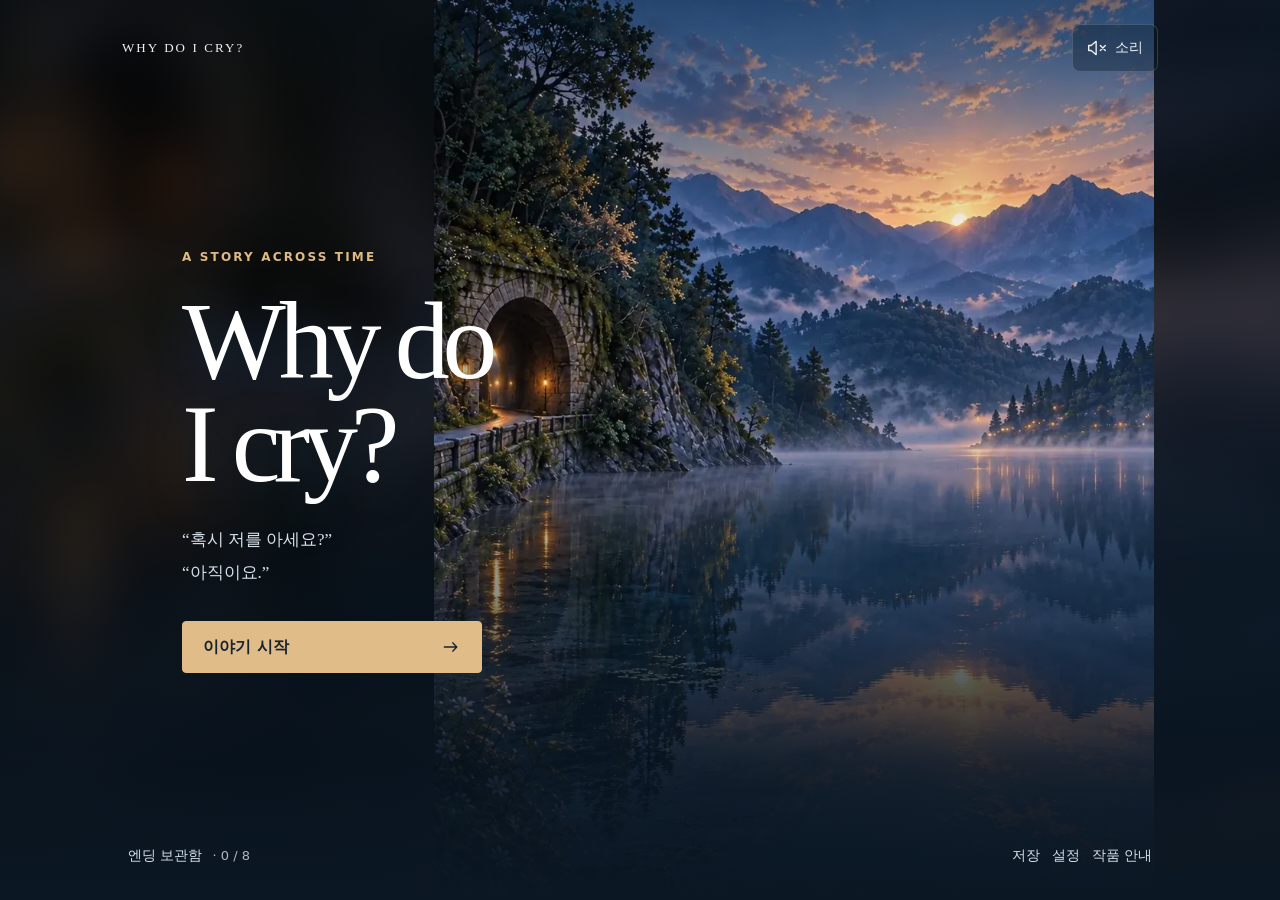
<file: index.html>
<!doctype html>
<html lang="ko">
<head>
  <meta charset="utf-8">
  <meta name="viewport" content="width=device-width, initial-scale=1, viewport-fit=cover">
  <meta name="theme-color" content="#101d29">
  <meta name="description" content="공항의 낯선 인사에서 시작되는 시간여행 로맨스 비주얼노벨.">
  <title>Why do I cry?</title>
  <link rel="icon" href="assets/favicon.svg" type="image/svg+xml">
  <link rel="preload" as="image" href="assets/lake-empty.webp" type="image/webp" fetchpriority="high">
  <link rel="stylesheet" href="src/style.css">
  <script defer src="src/story.js"></script>
  <script defer src="src/engine.js"></script>
  <script defer src="src/audio.js"></script>
  <script defer src="src/app.js"></script>
</head>
<body>
  <div id="scene" aria-hidden="true"><div id="scene-wash"></div><img id="scene-art" alt="" fetchpriority="high" decoding="async"><div class="scene-shade"></div></div>
  <main id="app"><noscript>이 게임을 실행하려면 브라우저의 JavaScript를 켜 주세요.</noscript></main>
  <dialog id="dialog" aria-labelledby="dialog-title"><div id="dialog-content"></div></dialog>
  <div id="toast" class="toast" role="status" aria-live="polite"></div>
  <input id="import-file" type="file" accept="application/json,.json" hidden>
</body>
</html>
</file>
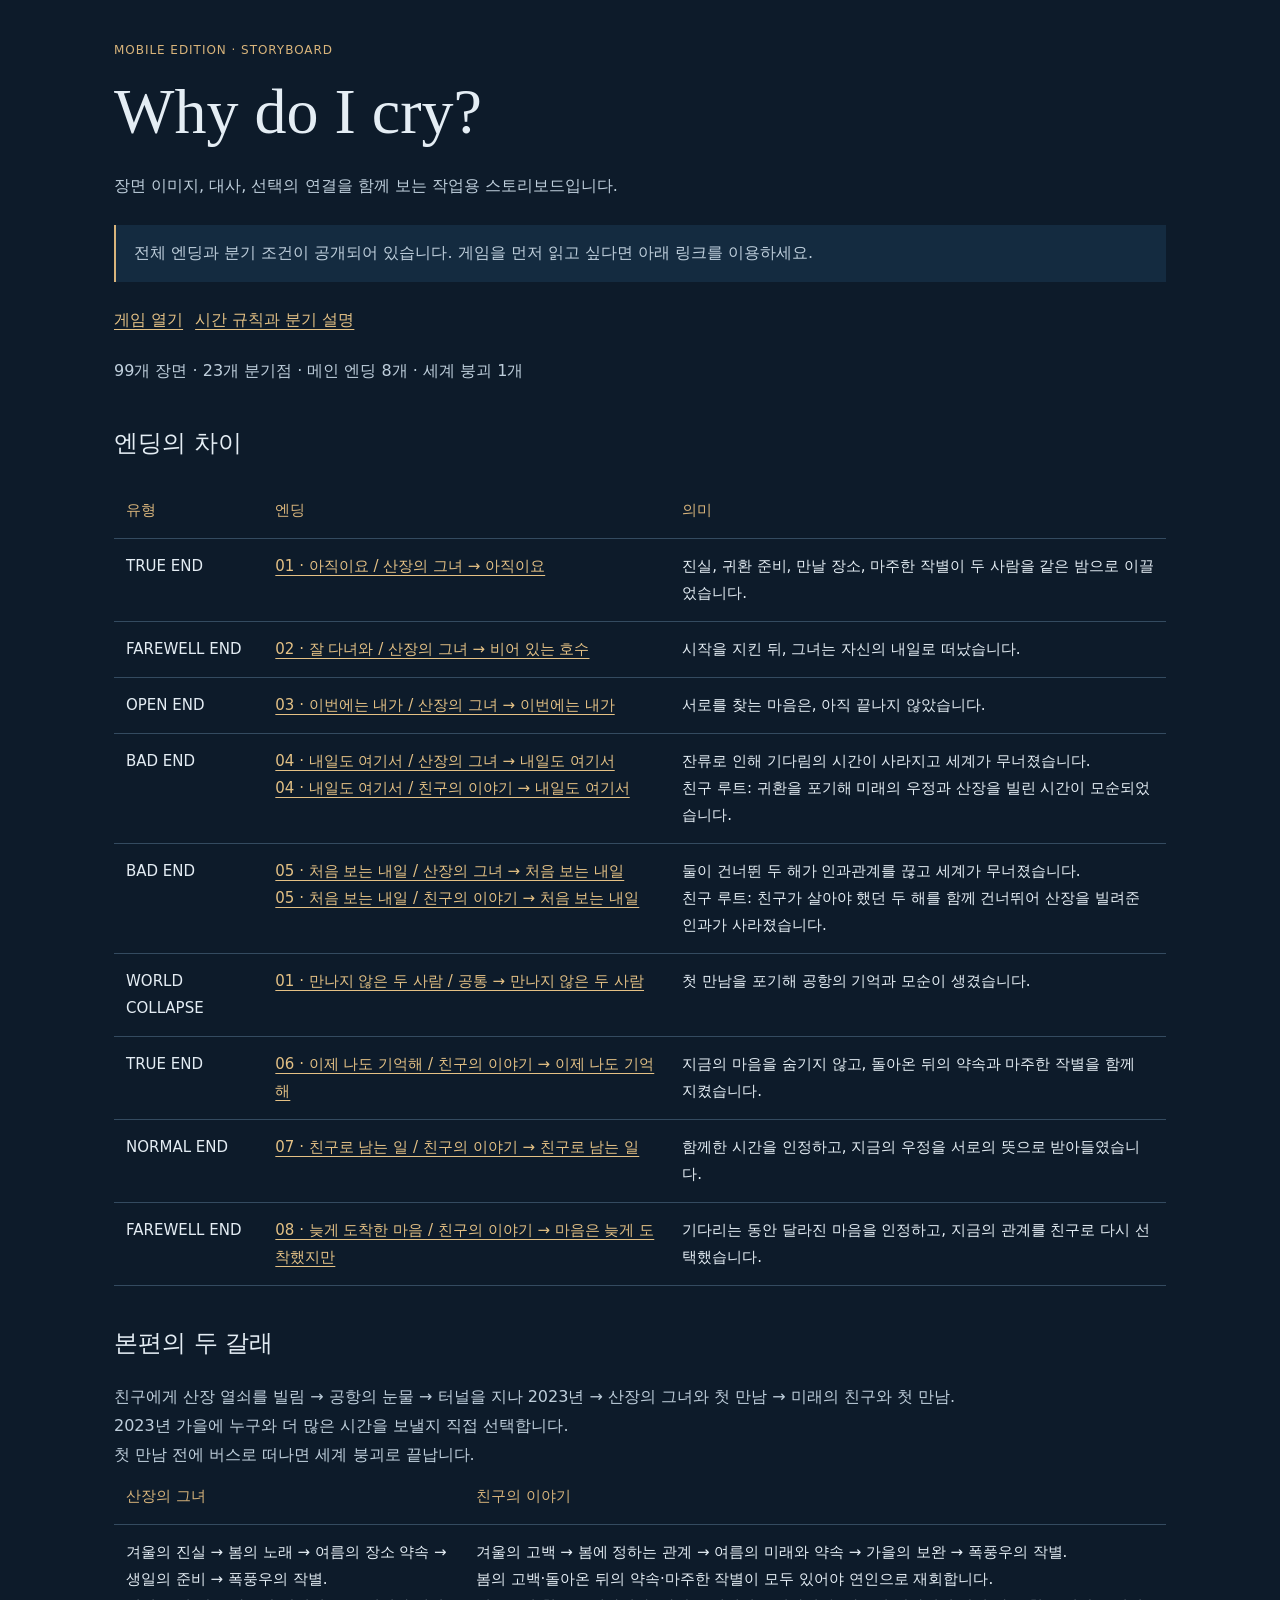
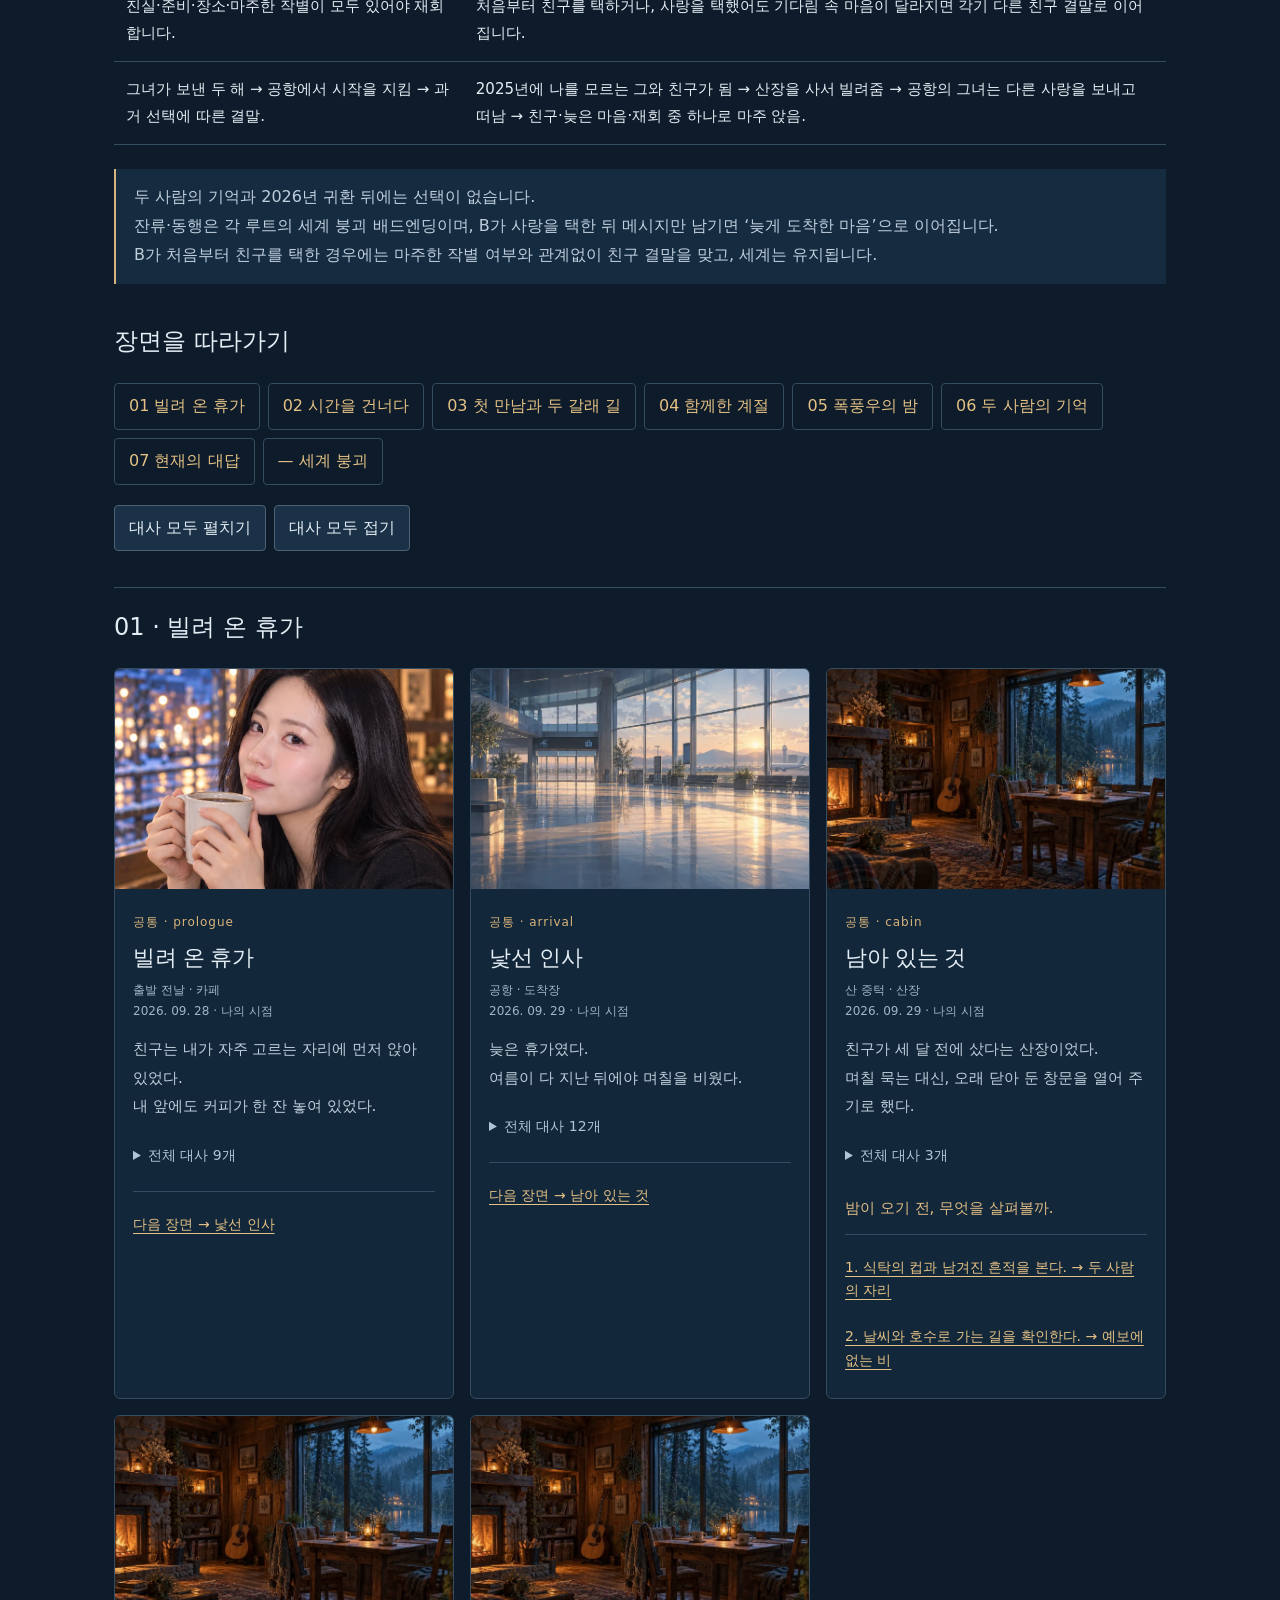
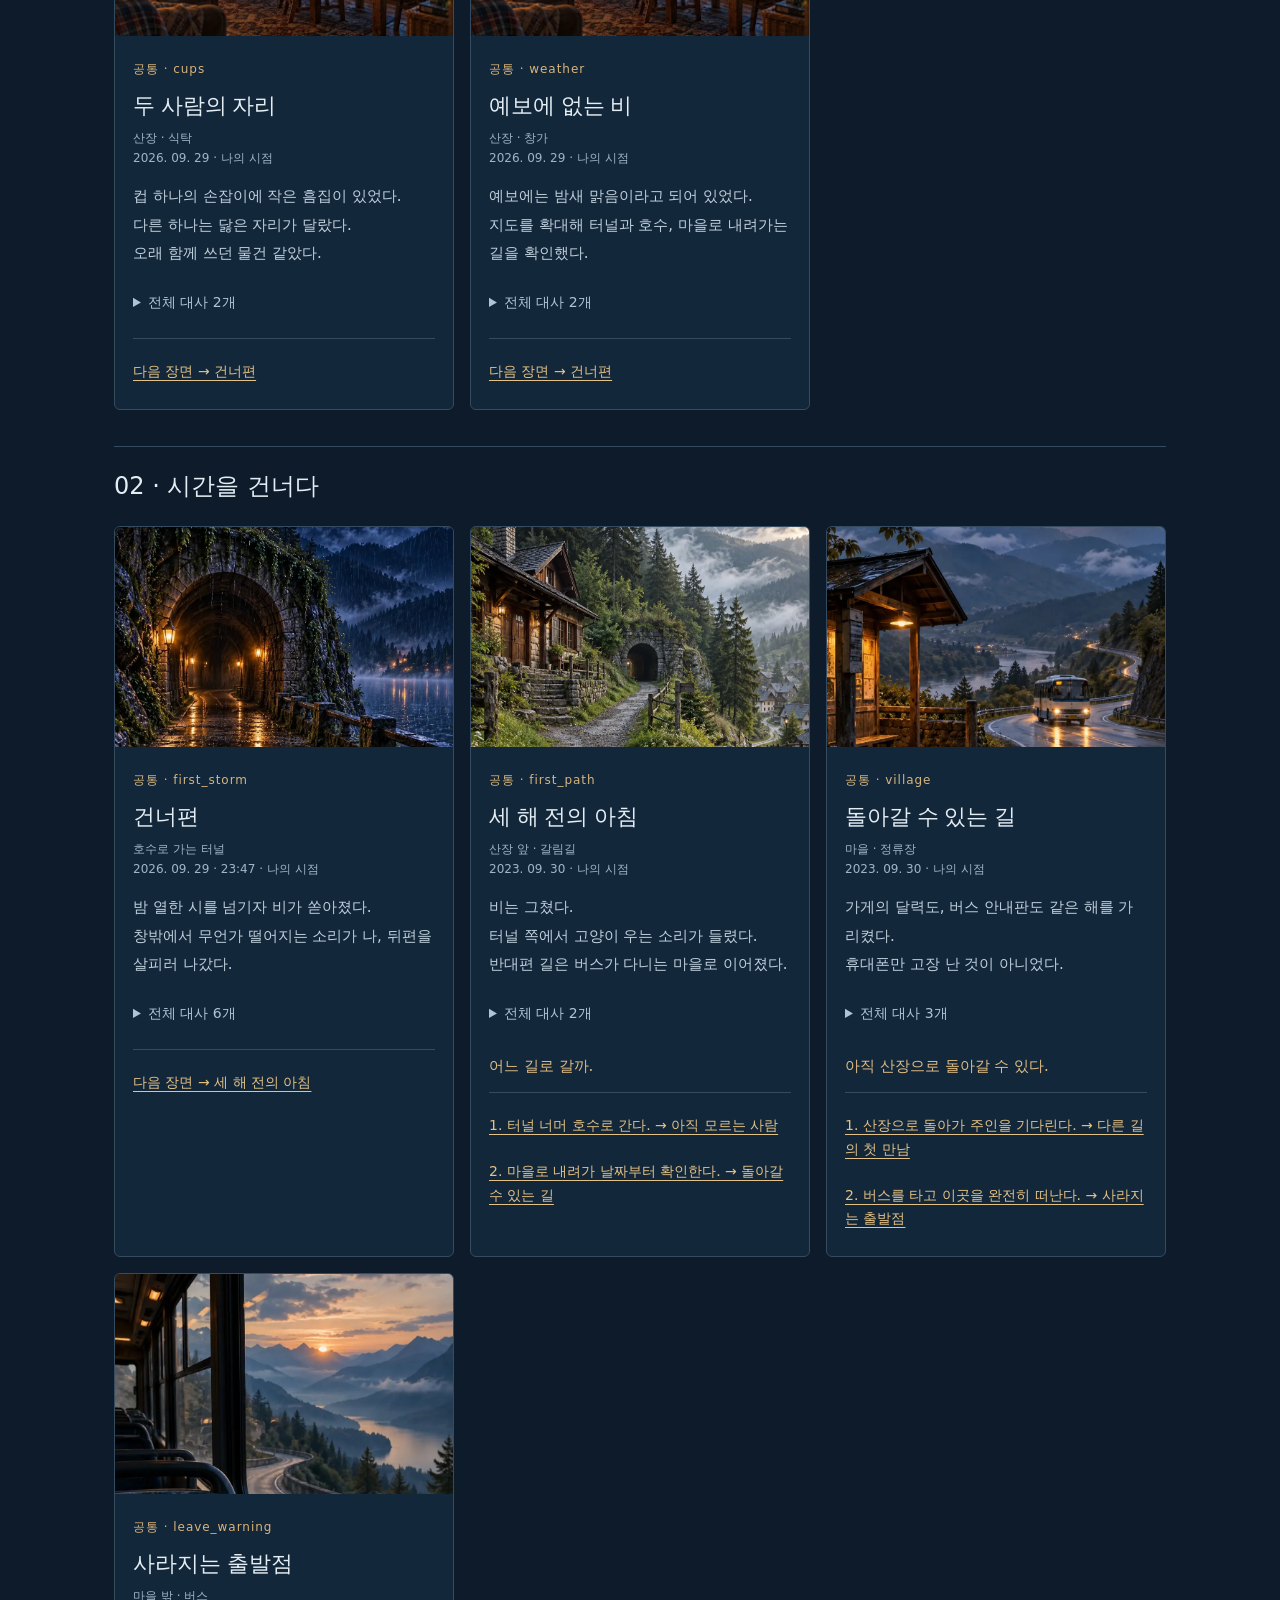
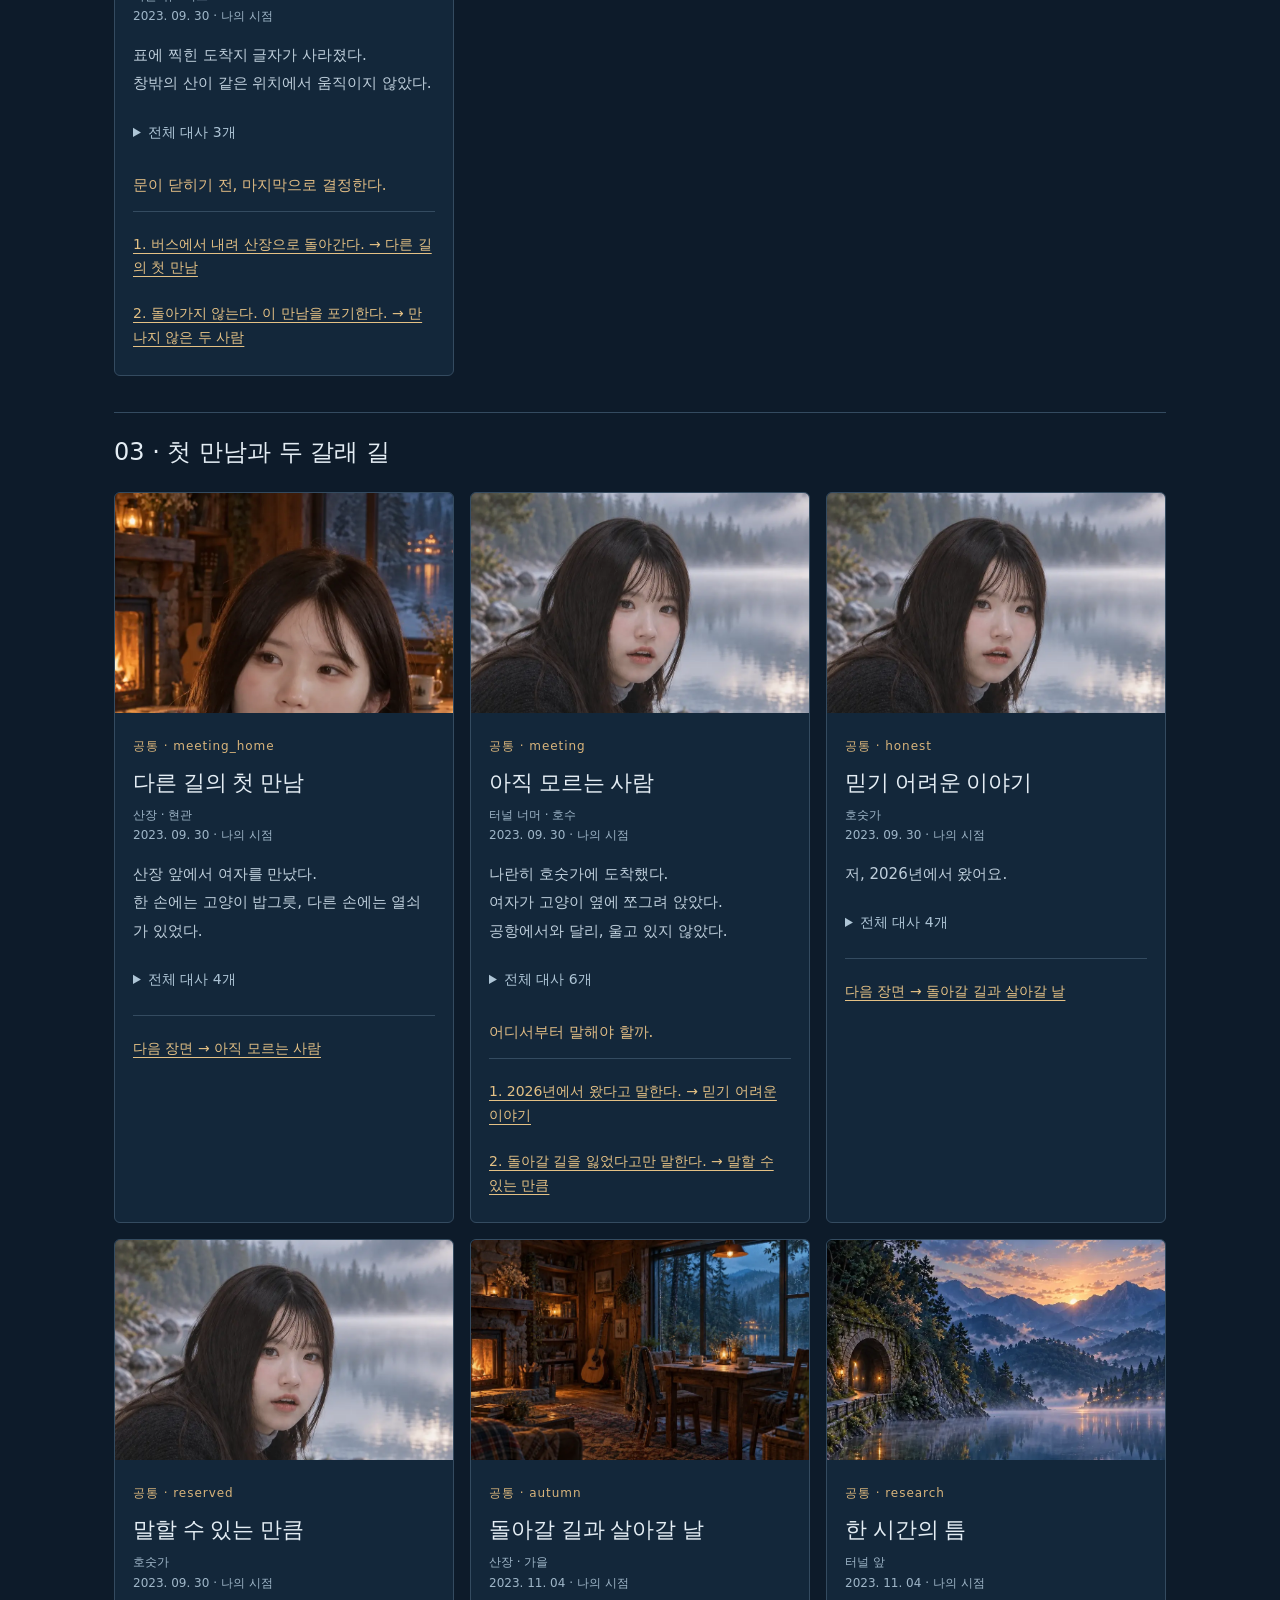
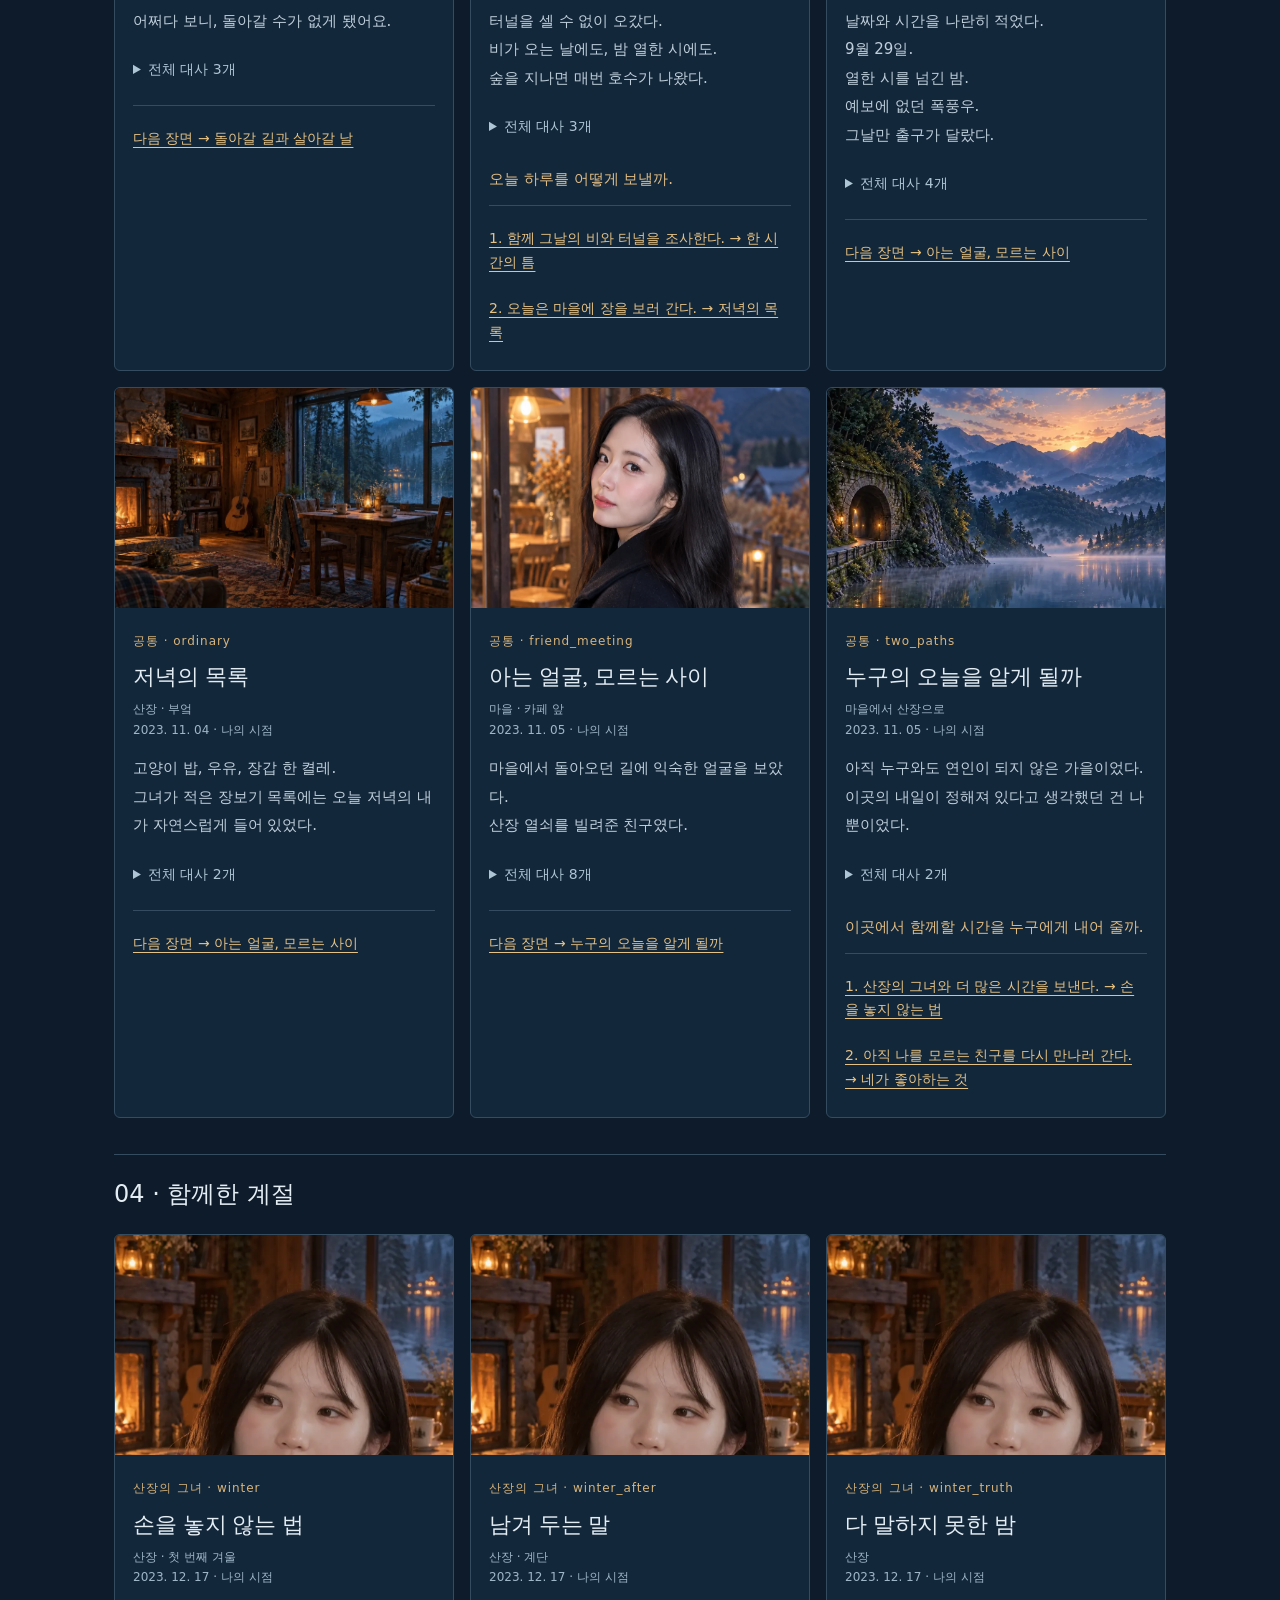
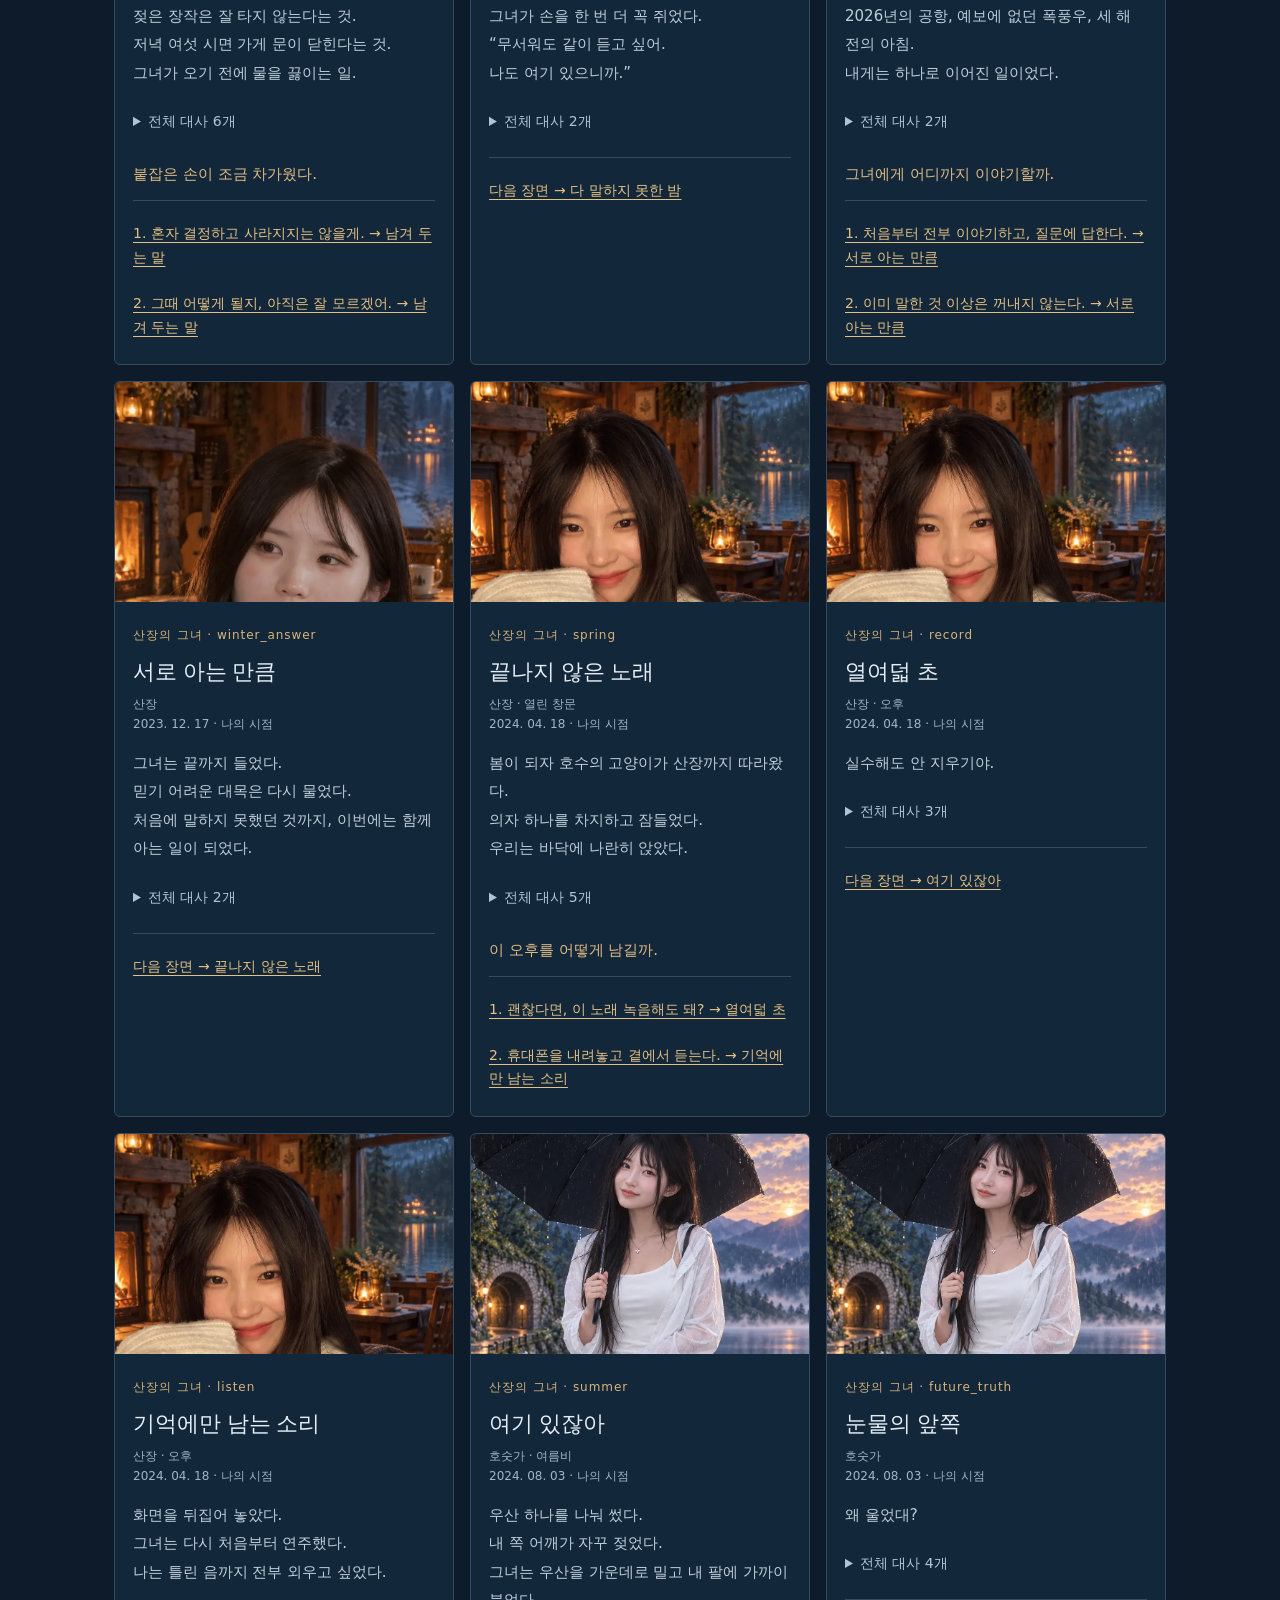
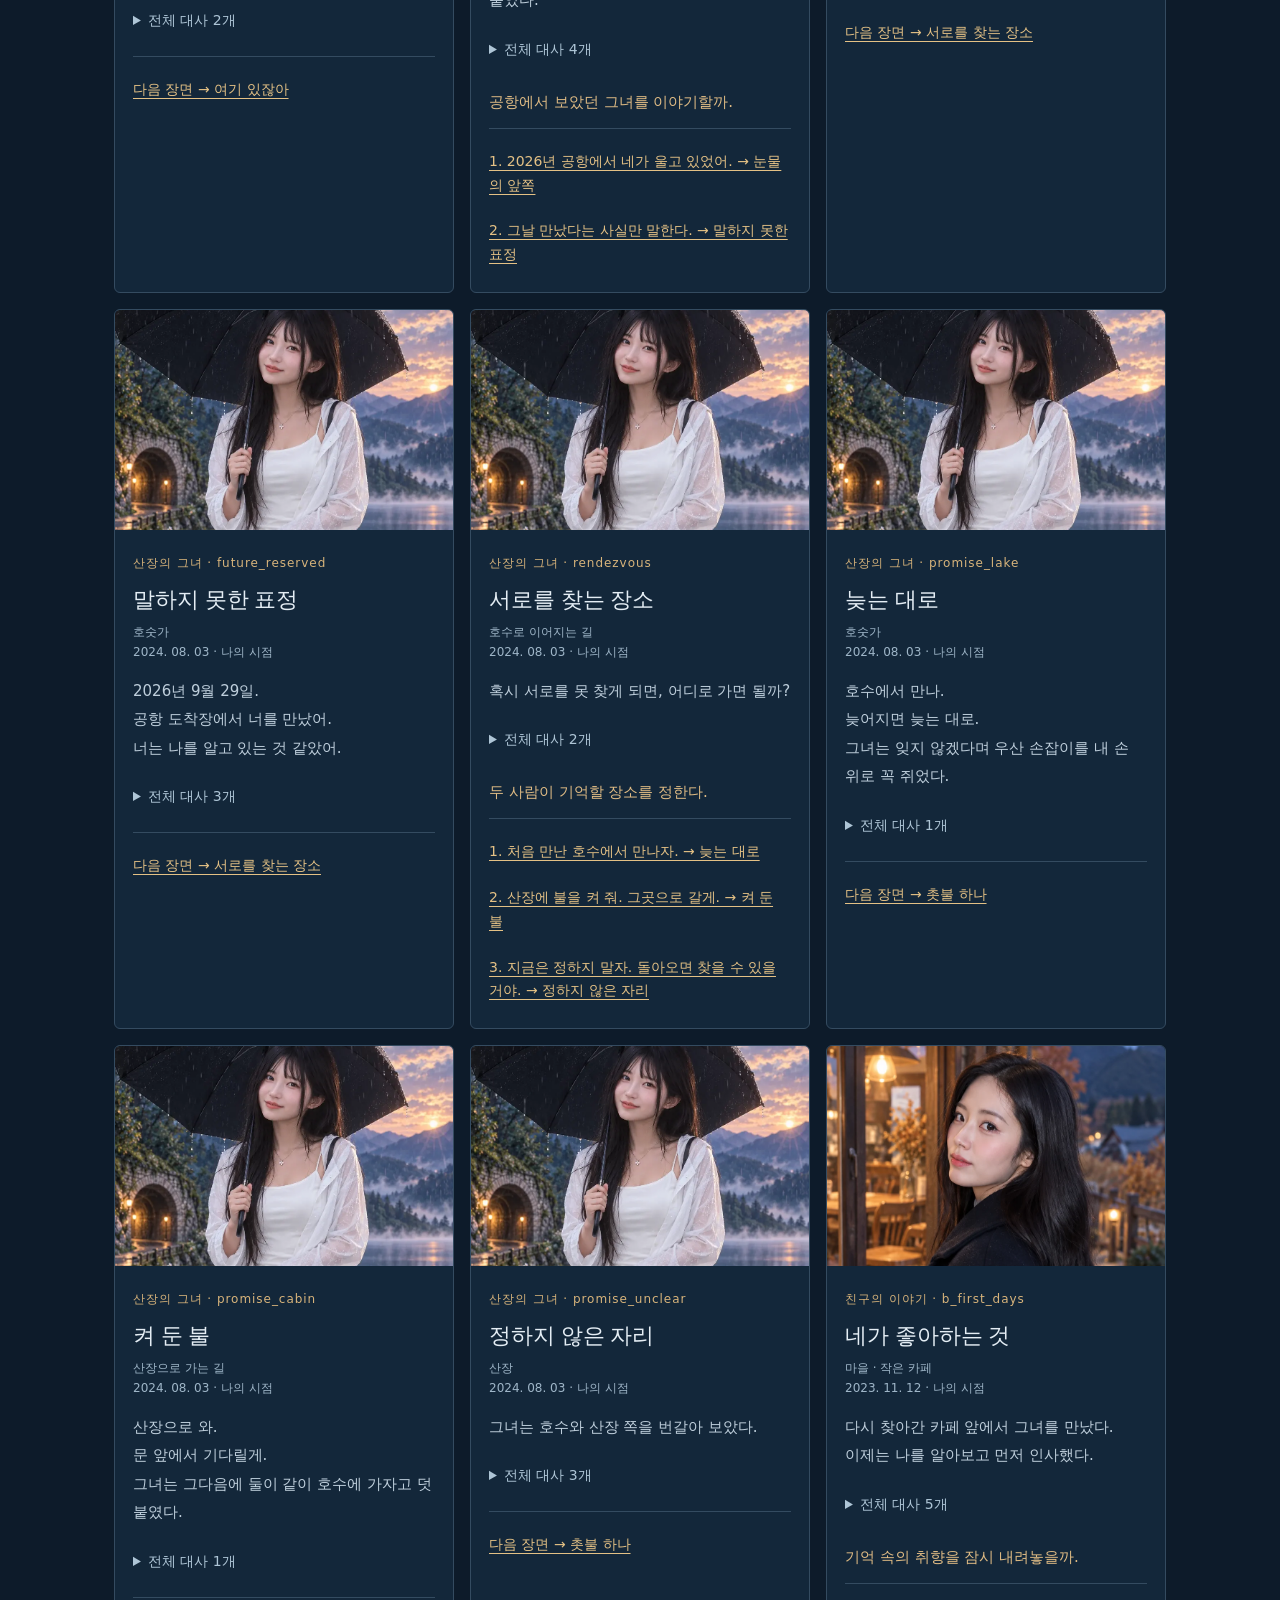
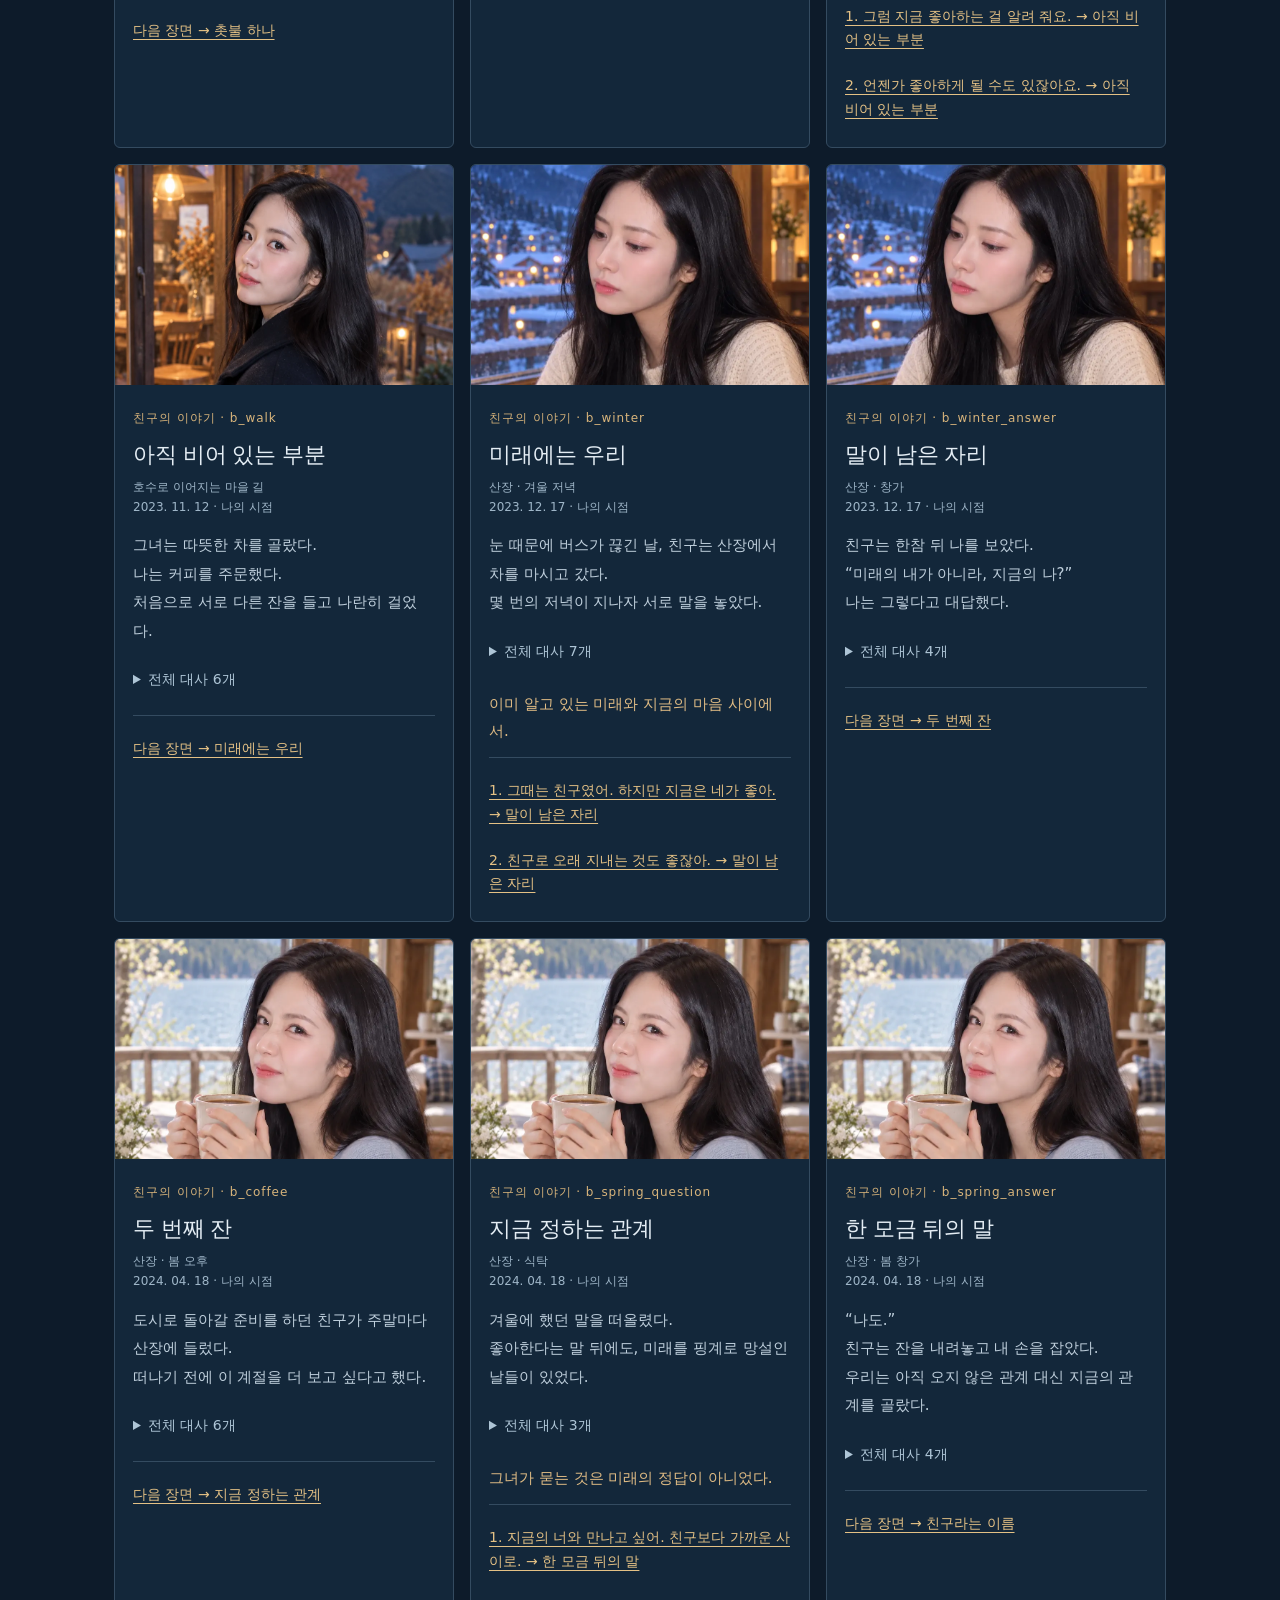
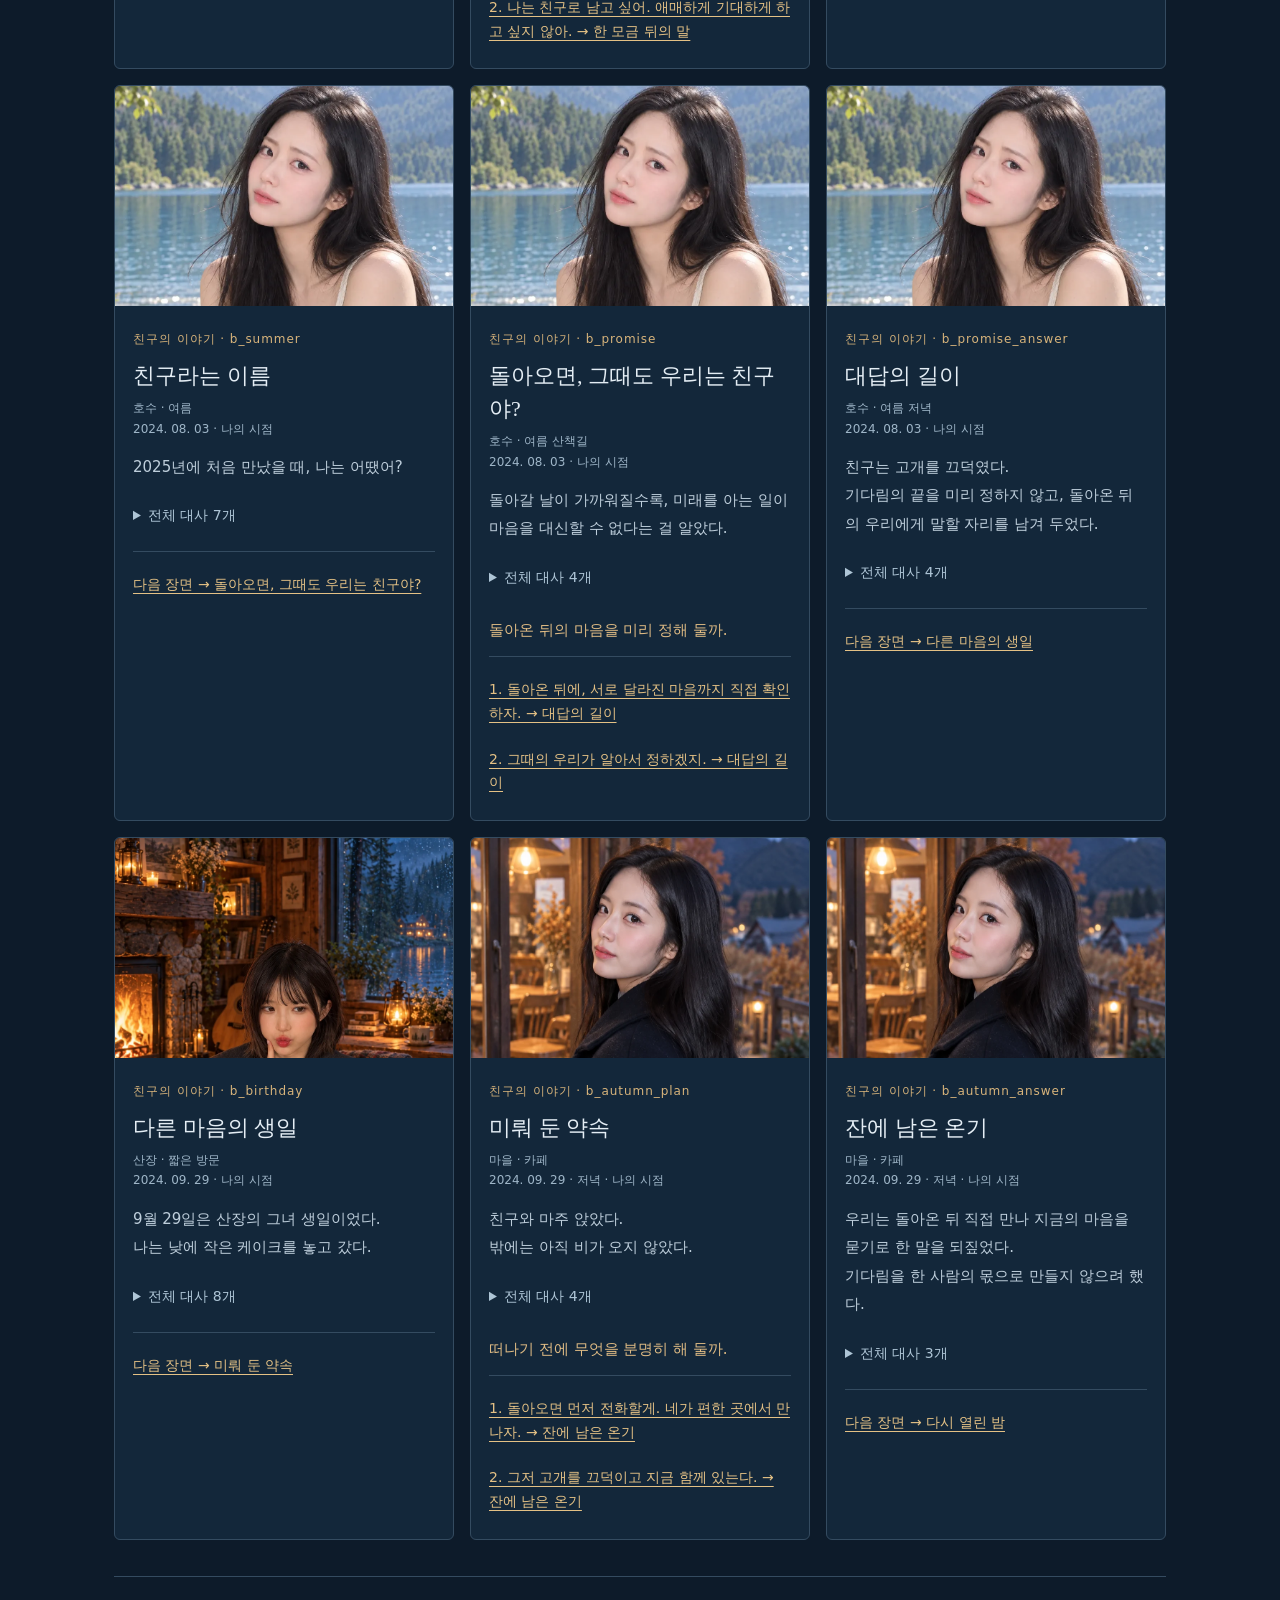
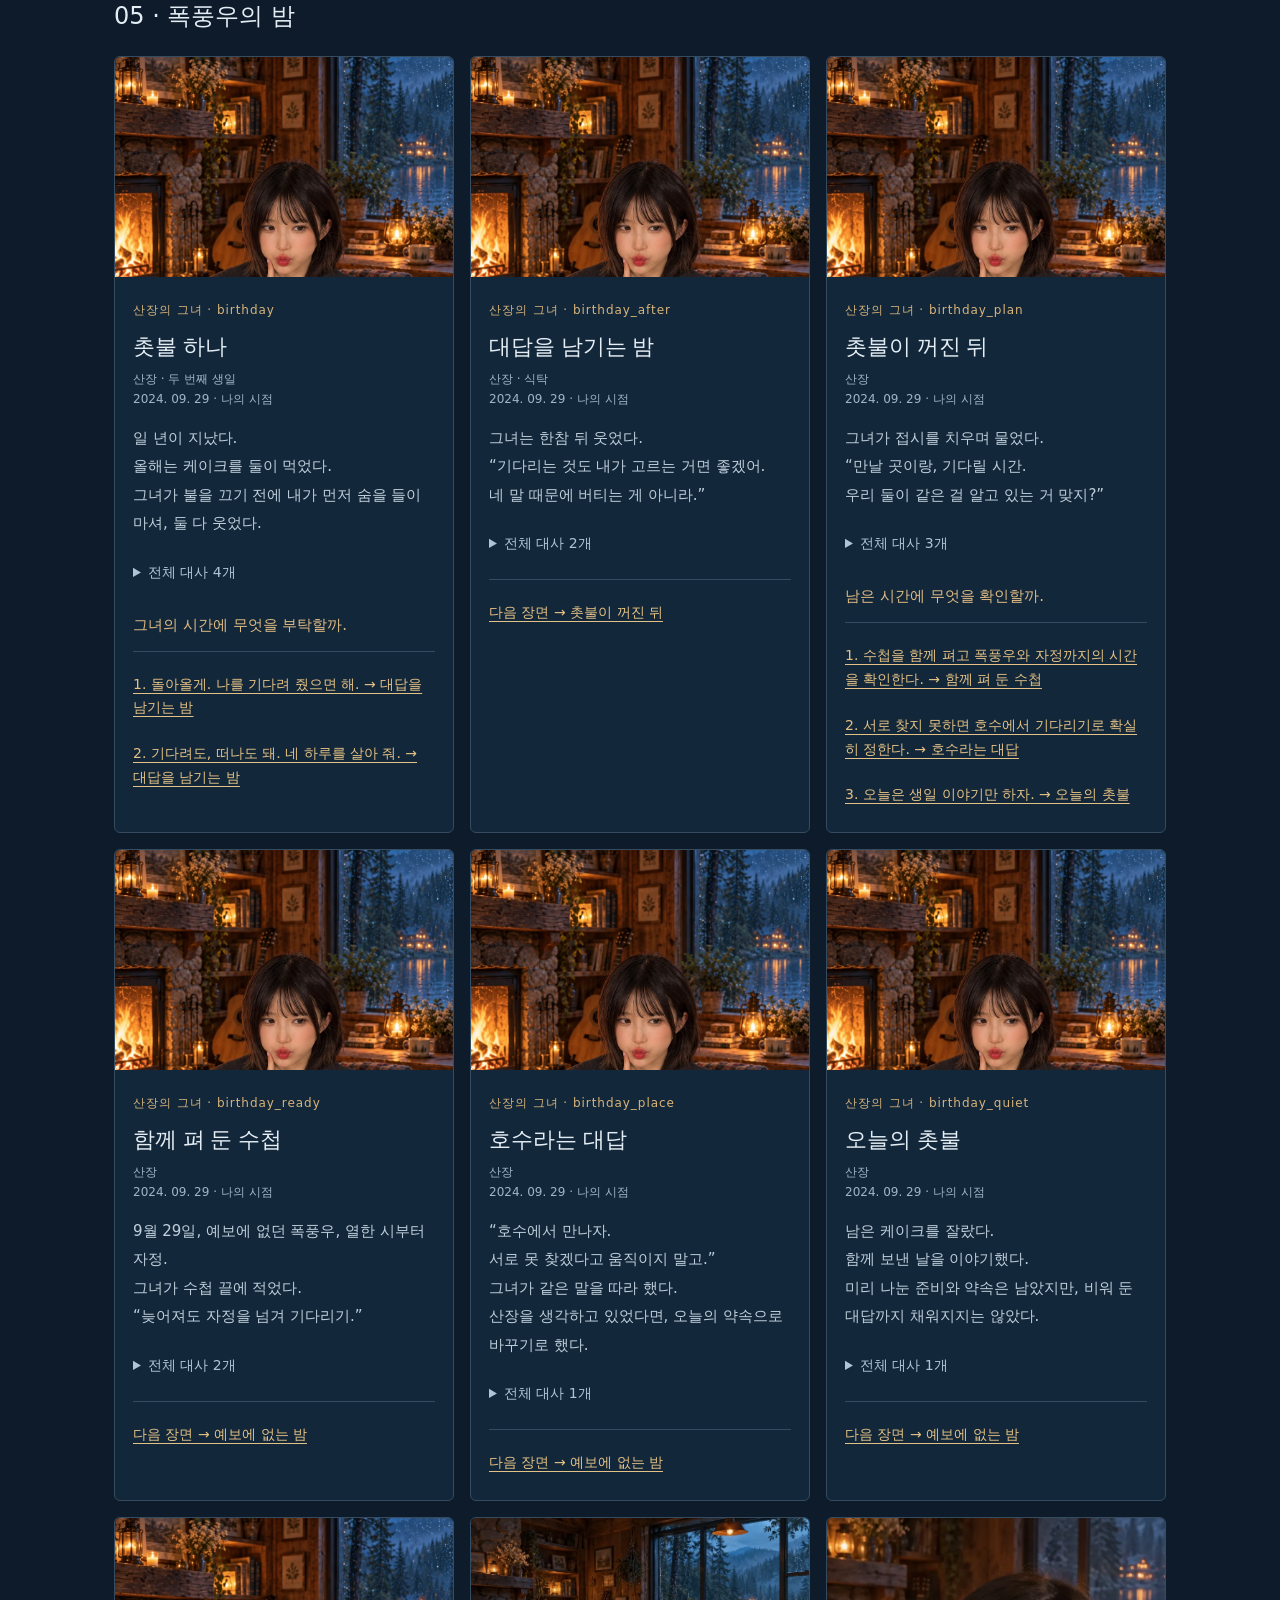
<file: docs/storyboard.html>
<!doctype html>
<html lang="ko">
<head>
  <meta charset="utf-8">
  <meta name="viewport" content="width=device-width, initial-scale=1">
  <meta name="theme-color" content="#102033">
  <title>Why do I cry? · 스토리보드</title>
  <script defer src="../src/story.js"></script>
  <script defer src="storyboard.js"></script>
  <style>
    :root{color-scheme:dark;background:#0d1b2a;color:#e4edf4;font-family:system-ui,-apple-system,'Malgun Gothic',sans-serif}*{box-sizing:border-box}body{margin:0;line-height:1.8}main{max-width:1100px;margin:auto;padding:40px 24px 80px}h1,h2,h3,p{margin:0}h1{font-family:Georgia,serif;font-size:clamp(36px,8vw,64px);font-weight:400;line-height:1.2;margin:12px 0 22px}h2{font-size:24px;font-weight:500;margin:36px 0 18px}p{font-size:16px;color:#becedb}.kicker,small{font-size:12px;color:#d8b47b;letter-spacing:.08em}a{color:#e4c185;text-underline-offset:4px}button{font:inherit;color:inherit;cursor:pointer;min-height:44px;border:1px solid #4e6173;background:#1a3147;padding:8px 14px;border-radius:4px}a:focus-visible,button:focus-visible,summary:focus-visible{outline:2px solid #e4c185;outline-offset:4px}.top-links{display:flex;flex-wrap:wrap;gap:12px;margin:22px 0}.note{border-left:2px solid #d8b47b;padding:14px 18px;background:#142b40;margin:24px 0}table{width:100%;border-collapse:collapse;font-size:15px}th,td{text-align:left;padding:14px 12px;border-bottom:1px solid #344b60;vertical-align:top}th{color:#d8b47b;font-weight:500}.table-wrap{overflow-x:auto}td:nth-child(2){min-width:220px}nav{display:flex;flex-wrap:wrap;gap:8px;margin:20px 0}nav a{border:1px solid #344b60;border-radius:4px;padding:8px 14px;text-decoration:none;min-height:44px}.scene-grid{display:grid;grid-template-columns:repeat(3,minmax(0,1fr));gap:16px}.scene-card{border:1px solid #344b60;background:#13273a;border-radius:6px;overflow:hidden;scroll-margin-top:18px}.scene-card img{display:block;width:100%;height:220px;object-fit:cover;object-position:50% 25%}.scene-body{padding:18px}.scene-body h3{font-family:'AppleMyungjo','Batang',serif;font-size:22px;font-weight:400;line-height:1.5;margin:6px 0}.scene-meta{font-size:12px;color:#9fb6c8;line-height:1.7}.scene-preview{font-size:15px;white-space:pre-line;line-height:1.9;margin:14px 0}.scene-links{display:flex;flex-direction:column;gap:8px;border-top:1px solid #344b60;padding-top:14px;margin-top:12px}.scene-links a{display:block;padding:7px 0;font-size:14px;line-height:1.7}.ending{color:#e6bb7c;font-size:14px;border-top:1px solid #344b60;padding-top:14px;margin-top:14px}.prompt{font-size:15px;color:#dfbb84;margin-top:16px}summary{cursor:pointer;min-height:44px;font-size:14px;color:#aec5d6;padding:8px 0}details p{font-size:15px;line-height:1.9;white-space:pre-line;margin:10px 0}details .speaker{display:block;font-size:12px;color:#e0bc83}.conditional{border-left:2px solid #47637b;padding:0 0 0 12px;margin:14px 0}.conditional small{letter-spacing:0}.controls{display:flex;gap:8px;margin:18px 0}.chapter-head{border-top:1px solid #344b60;padding-top:18px}.scene-card:target{outline:2px solid #e0bc83}.footer{margin-top:32px;color:#9fb6c8;font-size:14px}@media(max-width:850px){.scene-grid{grid-template-columns:repeat(2,minmax(0,1fr))}}@media(max-width:540px){main{padding:28px 18px 60px}.scene-grid{grid-template-columns:1fr}.scene-card img{height:280px}.scene-body{padding:20px}h2{font-size:21px}th,td{padding:12px 8px}}
  </style>
</head>
<body><main>
  <p class="kicker">MOBILE EDITION · STORYBOARD</p><h1>Why do I cry?</h1>
  <p>장면 이미지, 대사, 선택의 연결을 함께 보는 작업용 스토리보드입니다.</p>
  <div class="note"><p>전체 엔딩과 분기 조건이 공개되어 있습니다. 게임을 먼저 읽고 싶다면 아래 링크를 이용하세요.</p></div>
  <div class="top-links"><a href="../index.html">게임 열기</a><a href="story-rules.md">시간 규칙과 분기 설명</a></div>
  <p id="counts"></p><h2>엔딩의 차이</h2><div class="table-wrap"><table><thead><tr><th>유형</th><th>엔딩</th><th>의미</th></tr></thead><tbody id="endings"></tbody></table></div>
  <h2>본편의 두 갈래</h2>
  <p>친구에게 산장 열쇠를 빌림 → 공항의 눈물 → 터널을 지나 2023년 → 산장의 그녀와 첫 만남 → 미래의 친구와 첫 만남.<br>2023년 가을에 누구와 더 많은 시간을 보낼지 직접 선택합니다.<br>첫 만남 전에 버스로 떠나면 세계 붕괴로 끝납니다.</p>
  <div class="table-wrap"><table><thead><tr><th>산장의 그녀</th><th>친구의 이야기</th></tr></thead><tbody><tr><td>겨울의 진실 → 봄의 노래 → 여름의 장소 약속 → 생일의 준비 → 폭풍우의 작별.<br>진실·준비·장소·마주한 작별이 모두 있어야 재회합니다.</td><td>겨울의 고백 → 봄에 정하는 관계 → 여름의 미래와 약속 → 가을의 보완 → 폭풍우의 작별.<br>봄의 고백·돌아온 뒤의 약속·마주한 작별이 모두 있어야 연인으로 재회합니다.<br>처음부터 친구를 택하거나, 사랑을 택했어도 기다림 속 마음이 달라지면 각기 다른 친구 결말로 이어집니다.</td></tr><tr><td>그녀가 보낸 두 해 → 공항에서 시작을 지킴 → 과거 선택에 따른 결말.</td><td>2025년에 나를 모르는 그와 친구가 됨 → 산장을 사서 빌려줌 → 공항의 그녀는 다른 사랑을 보내고 떠남 → 친구·늦은 마음·재회 중 하나로 마주 앉음.</td></tr></tbody></table></div>
  <p class="note">두 사람의 기억과 2026년 귀환 뒤에는 선택이 없습니다.<br>잔류·동행은 각 루트의 세계 붕괴 배드엔딩이며, B가 사랑을 택한 뒤 메시지만 남기면 ‘늦게 도착한 마음’으로 이어집니다.<br>B가 처음부터 친구를 택한 경우에는 마주한 작별 여부와 관계없이 친구 결말을 맞고, 세계는 유지됩니다.</p><h2>장면을 따라가기</h2><nav id="chapters" aria-label="장별 바로가기"></nav><div class="controls"><button id="expand">대사 모두 펼치기</button><button id="collapse">대사 모두 접기</button></div><div id="scenes"></div>
  <p class="footer">이 문서는 게임과 같은 src/story.js를 읽습니다. 대사를 수정하고 새로고침하면 함께 반영됩니다.</p>
</main></body>
</html>
</file>
<file: src/style.css>
:root{color-scheme:dark;--ink:#eef2f5;--muted:#aab8c5;--gold:#dfbb83;--night:#101d29;--line:rgba(197,213,225,.2);--prose-size:18px;--reader-height:clamp(19rem,38svh,24rem);font-family:system-ui,-apple-system,'Apple SD Gothic Neo','Malgun Gothic',sans-serif;color:var(--ink);background:#0b141e}
*{box-sizing:border-box}html,body{margin:0;min-width:0;min-height:100%;overscroll-behavior-y:none}body{font-size:16px}button,input,select{font:inherit}button,a{-webkit-tap-highlight-color:transparent}button{color:inherit;cursor:pointer;touch-action:manipulation}button{background:none;border:0}button:disabled{opacity:.35;cursor:default}button:focus-visible,a:focus-visible,[tabindex]:focus-visible{outline:2px solid var(--gold);outline-offset:4px}button:focus:not(:focus-visible){outline:none}button:not(:disabled):hover{filter:brightness(1.13)}a{color:var(--gold)}p,h1,h2,h3{margin:0}button svg{width:20px;height:20px;flex-shrink:0}svg{fill:none;stroke:currentColor;stroke-width:1.6;stroke-linecap:round;stroke-linejoin:round}.sr-only{position:absolute!important;width:1px;height:1px;overflow:hidden;clip-path:inset(50%);white-space:nowrap}
#scene{position:fixed;inset:0;overflow:hidden;z-index:-1;background:#101d29}#scene-wash{position:absolute;inset:-40px;background-position:center;background-size:cover;filter:blur(26px) brightness(.36);transition:background-image .5s}#scene-art{position:absolute;left:50%;top:0;transform:translateX(-50%);height:100%;width:min(100%,calc(100dvh * .7));object-fit:cover;object-position:50% 30%;transition:filter .6s,opacity .6s}#scene[data-wide="true"] #scene-art{width:100%;object-position:center}.scene-shade{position:absolute;inset:0;background:linear-gradient(180deg,rgba(5,15,24,.38),transparent 28%,rgba(8,19,31,.08) 48%,rgba(8,19,31,.87) 85%,#0b1723)}#scene[data-mood="storm"] #scene-art{filter:brightness(.7) saturate(.8)}#scene[data-mood="fracture"] #scene-art{filter:saturate(.16) contrast(1.05) brightness(.7)}#scene[data-mood="fracture"] .scene-shade{background:linear-gradient(110deg,rgba(199,216,227,.15),transparent 40%,rgba(3,9,18,.5)),linear-gradient(180deg,transparent 15%,rgba(9,16,27,.93) 80%)}
#app{min-height:100svh}.game-screen,.title-screen,.ending-screen{min-height:100svh;min-height:100dvh;width:100%;max-width:1100px;margin:auto;padding-top:env(safe-area-inset-top);display:flex;flex-direction:column}.game-screen{height:100svh;height:100dvh;min-height:32rem}.game-header,.title-header{display:flex;align-items:center;justify-content:space-between;padding:24px 32px 12px;gap:16px}.chapter{display:flex;align-items:center;gap:14px}.chapter-num{font-family:Georgia,serif;font-size:34px;color:var(--gold);border-right:1px solid var(--line);padding-right:14px}.eyebrow{font-size:12px;font-weight:600;letter-spacing:.18em;text-transform:uppercase;color:var(--gold);line-height:1.7}.chapter h1{font-size:16px;line-height:1.6;font-weight:500}.chapter .eyebrow{font-size:12px}.icon-button,.utility{min-width:48px;min-height:48px;display:inline-flex;align-items:center;justify-content:center;gap:8px;border-radius:8px}.utility{font-size:14px;border:1px solid var(--line);padding:0 14px;background:rgba(10,22,34,.34)}.header-tools{display:flex;gap:6px}.location{padding:4px 32px;display:flex;gap:12px;flex-wrap:wrap;color:#e3eaf0;font-size:13px;text-shadow:0 2px 12px #0b1723;line-height:1.6}.location time{color:#bccad5}.pov-label{margin:16px 32px 0;align-self:flex-start;background:rgba(11,23,35,.72);color:#f0cf9f;border:1px solid rgba(221,190,143,.35);padding:6px 11px;border-radius:4px;font-size:13px}.art-space{flex:1;min-height:24px}.reader-area{width:100%;max-width:840px;margin:0 auto;padding:0 24px calc(env(safe-area-inset-bottom) + 12px)}.reader-panel{height:var(--reader-height);min-height:19rem;padding:24px 28px 14px;background:linear-gradient(135deg,rgba(17,35,52,.97),rgba(11,24,39,.97));border:1px solid rgba(184,207,224,.22);border-top:2px solid rgba(218,185,131,.7);border-radius:6px 6px 2px 2px;display:flex;flex-direction:column;box-shadow:0 16px 60px rgba(0,0,0,.2);gap:14px}.speaker-row{display:flex;justify-content:space-between;align-items:center;gap:12px;flex-shrink:0}.speaker{font-size:14px;color:var(--gold);font-weight:600}.page-count{font-size:12px;letter-spacing:.08em;color:var(--muted);font-variant-numeric:tabular-nums}.copybox{position:relative;flex:1;min-height:0;overflow:auto;overscroll-behavior:contain;scrollbar-width:thin}.prose{font-family:'Iowan Old Style','AppleMyungjo','Batang',serif;font-size:var(--prose-size);font-weight:400;line-height:1.85;letter-spacing:.01em;white-space:pre-wrap;word-break:keep-all;overflow-wrap:anywhere;padding-bottom:4px}.prose-ghost{visibility:hidden}.prose-live{position:absolute;inset:0 0 auto;pointer-events:none}.dialogue-bottom{display:flex;align-items:center;justify-content:space-between;gap:8px;flex-shrink:0}.reading-hint{font-size:12px;line-height:1.5;color:var(--muted)}.next-button{display:flex;gap:12px;align-items:center;min-height:44px;padding:8px 0 8px 16px;color:var(--gold);font-size:15px;flex-shrink:0}.reader-toolbar{display:grid;grid-template-columns:repeat(5,minmax(0,1fr));gap:4px;margin-top:8px}.reader-toolbar button{display:flex;min-height:48px;align-items:center;justify-content:center;gap:7px;color:#c2cdd7;font-size:14px;border-radius:4px}.reader-toolbar button.active{background:rgba(203,173,126,.13);color:var(--gold)}.reader-toolbar button svg{width:17px;height:17px}.choice-panel{gap:12px}.choice-heading{font-size:var(--prose-size);line-height:1.65;font-family:'AppleMyungjo','Batang',serif;font-weight:400}.choices{display:flex;flex-direction:column;gap:9px;overflow:auto;min-height:0;padding:2px 2px 4px;scrollbar-width:thin}.choice{border:1px solid rgba(168,190,208,.34);background:#172d41;min-height:54px;padding:12px 14px;display:flex;gap:14px;align-items:center;text-align:left;border-radius:4px;font-size:16px;line-height:1.5;flex-shrink:0}.choice-number{font-size:12px;color:var(--gold);letter-spacing:.08em}.choice svg{margin-left:auto;width:16px}.choice span:nth-child(2){flex:1}.choice:focus-visible,.choice:not(:disabled):hover{background:#233d53;border-color:var(--gold)}.choice-note{font-size:12px;color:var(--muted);margin-top:auto}.wordmark{font-family:Georgia,serif;letter-spacing:.16em;font-size:13px;text-transform:uppercase}.title-main{flex:1;display:flex;flex-direction:column;justify-content:center;align-items:flex-start;max-width:750px;width:100%;margin:auto;padding:50px 32px 24px}.title-main h1{font:400 clamp(60px,11vw,110px)/.94 Georgia,'Times New Roman',serif;letter-spacing:-.065em;margin:22px 0 28px;color:#fff;text-shadow:0 6px 40px #152532}.title-caption{font-family:'AppleMyungjo','Batang',serif;font-size:17px;line-height:1.9;color:#d8e2eb;margin-bottom:32px}.title-actions{display:flex;flex-direction:column;gap:10px;width:100%;max-width:300px}.solid-button,.plain-button{display:inline-flex;align-items:center;justify-content:space-between;gap:16px;min-height:52px;padding:13px 20px;border:1px solid var(--line);border-radius:4px;font-size:16px;line-height:1.5}.solid-button{color:#152333;background:#e0bd88;border-color:#e0bd88;font-weight:600}.plain-button{background:rgba(18,34,49,.82)}.title-footer,.ending-footer{padding:24px 32px calc(22px + env(safe-area-inset-bottom));display:flex;justify-content:space-between;align-items:center;gap:12px;font-size:13px;color:var(--muted)}.title-footer button,.ending-footer button{min-height:44px;font-size:14px;color:#d3dfe8}.title-footer span{line-height:1.7}.ending-content{flex:1;max-width:700px;width:100%;margin:auto;padding:36px 32px 12px;display:flex;flex-direction:column;justify-content:center;align-items:flex-start}.ending-rule{width:36px;height:1px;background:var(--gold);margin:24px 0}.ending-content h1{font:400 clamp(36px,8vw,56px)/1.4 'AppleMyungjo','Batang',serif;word-break:keep-all;letter-spacing:-.04em}.ending-subtitle{font-size:14px;color:var(--gold);margin-top:10px}.ending-quote{font-family:'AppleMyungjo','Batang',serif;font-size:20px;line-height:1.9;margin:28px 0 18px;white-space:pre-wrap}.ending-note{font-size:14px;color:#bbcbd8;line-height:1.8;word-break:keep-all;max-width:32em}.ending-actions{display:flex;flex-wrap:wrap;gap:10px;margin-top:30px}.text-link{font-size:14px;color:var(--gold);min-height:44px;padding:10px 0;margin-top:8px;text-decoration:underline;text-underline-offset:5px}
dialog{color:var(--ink);border:1px solid #465568;border-radius:10px;background:#122233;width:calc(100% - 28px);max-width:580px;max-height:calc(100svh - 40px);padding:0;overscroll-behavior:contain;box-shadow:0 30px 120px #0009}dialog::backdrop{background:rgba(2,9,18,.74);backdrop-filter:blur(5px)}#dialog-content{padding:22px 24px 28px}.dialog-header{display:flex;justify-content:space-between;align-items:center;gap:14px;position:sticky;top:-22px;background:#122233;z-index:1;padding:4px 0 16px;border-bottom:1px solid var(--line);margin-bottom:22px}.dialog-header h2{font-size:21px;font-weight:500;letter-spacing:-.03em;line-height:1.4}.dialog-header button{margin-right:-8px}.menu-grid{display:grid;gap:7px}.menu-grid button,.bookmark{display:flex;justify-content:space-between;align-items:center;gap:12px;min-height:52px;padding:13px 16px;border:1px solid var(--line);border-radius:4px;background:#192e42;text-align:left;font-size:16px;line-height:1.6}.bookmark{width:100%;flex-direction:column;align-items:flex-start;margin-bottom:10px}.bookmark small{font-size:12px;color:var(--gold)}.fine-print,.empty-note{font-size:14px;line-height:1.8;color:var(--muted);margin-top:18px;word-break:keep-all;white-space:pre-line}.dialog-section-title{font-size:14px;color:var(--gold);font-weight:500;margin:22px 0 12px}.memory-card,.save-card,.ending-card{padding:16px 18px;margin:10px 0;border:1px solid var(--line);border-radius:4px;background:rgba(26,45,63,.8)}.memory-meta{display:flex;justify-content:space-between;gap:12px;font-size:12px;color:var(--muted);line-height:1.6}.memory-card h3,.save-card h3{font-size:17px;font-weight:500;margin:10px 0}.memory-card p{font-family:'AppleMyungjo','Batang',serif;font-size:16px;line-height:1.8;white-space:pre-wrap}.audio-memory{display:flex;align-items:center;gap:10px;border-top:1px solid var(--line);margin-top:16px;padding:12px 0 0;min-height:44px;color:var(--gold);font-size:14px}.save-card p{font-size:14px;line-height:1.7;color:var(--muted)}.save-buttons{display:flex;gap:8px;margin-top:14px;flex-wrap:wrap}.save-buttons button{border:1px solid var(--line);min-height:44px;border-radius:4px;padding:8px 16px;font-size:14px}.save-buttons button.primary{color:var(--gold);border-color:#8b765c}.backup-buttons{display:grid;gap:10px;margin-top:14px}.backup-buttons button{width:100%}.ending-card{display:block;width:100%;text-align:left;min-height:86px}.ending-card small{display:block;color:var(--gold);font-size:12px;letter-spacing:.1em;margin-bottom:8px}.ending-card strong{font-family:'AppleMyungjo','Batang',serif;font-size:20px;font-weight:400}.ending-card span{display:block;font-size:13px;color:var(--muted);margin-top:8px;line-height:1.7}.ending-card.locked{opacity:1;color:#93a7b9;background:#132538;border-style:dashed}.ending-card.locked small{color:#93a7b9}.settings-row{padding:14px 0;border-bottom:1px solid var(--line)}.settings-row label{display:block;font-size:16px;margin-bottom:12px}.segmented{display:flex;gap:7px;flex-wrap:wrap}.segmented button{min-width:64px;min-height:46px;padding:10px 14px;border:1px solid var(--line);border-radius:4px;font-size:14px}.segmented button.selected{color:var(--gold);border-color:var(--gold);background:#253849}.history-row{margin:0 0 20px}.history-row span{display:block;font-size:13px;color:var(--gold);margin-bottom:6px}.history-row p{font-size:16px;line-height:1.9;white-space:pre-wrap}.history-row.decision{border-left:2px solid var(--gold);padding-left:14px}.route-list{padding:0;list-style:none;counter-reset:route}.route-list li{counter-increment:route;font-size:15px;line-height:1.8;border-bottom:1px solid var(--line);padding:12px 0}.route-list li::before{content:counter(route,decimal-leading-zero);color:var(--gold);margin-right:12px;font-size:12px}.toast{position:fixed;left:50%;bottom:calc(78px + env(safe-area-inset-bottom));transform:translate(-50%,12px);width:max-content;max-width:calc(100% - 40px);padding:12px 18px;border:1px solid #627487;border-radius:6px;background:#142538;color:#e1eaf2;font-size:14px;line-height:1.5;pointer-events:none;opacity:0;transition:opacity .2s,transform .2s;z-index:100}.toast.visible{opacity:1;transform:translate(-50%,0)}.peek-exit{display:none;position:fixed;bottom:calc(24px + env(safe-area-inset-bottom));left:50%;transform:translateX(-50%);min-height:48px;white-space:nowrap;padding:12px 24px;border:1px solid var(--line);border-radius:5px;background:rgba(10,25,39,.9);color:var(--gold);font-size:15px}.peeking .game-screen>*:not(.peek-exit){visibility:hidden}.peeking .peek-exit{display:block}.peeking .scene-shade{background:linear-gradient(180deg,transparent 80%,rgba(8,19,31,.4))}.peeking #scene-art{width:100%;object-fit:contain;object-position:center}.peeking #scene[data-wide="true"] #scene-art{object-fit:contain}.peeking #scene-art{filter:none}
@media(min-width:900px){#scene-art{width:min(66vw,calc(100dvh * .8));left:62%}.reader-area{margin-right:28px;max-width:780px}.title-main{margin-left:60px}.title-main h1{font-size:110px}.title-screen .title-main{max-width:700px}.ending-content{margin-left:70px}.game-header{padding-top:28px}.location{padding-top:8px}.art-space{min-height:80px}}
@media(max-width:600px){:root{--reader-height:clamp(17.5rem,36svh,22rem)}.game-screen{min-height:31rem}.game-header,.title-header{padding:14px 18px 6px}.chapter-num{font-size:28px;padding-right:12px}.chapter{gap:11px}.chapter h1{font-size:14px}.chapter .eyebrow{font-size:12px}.game-header .utility{border:0;padding:0;min-width:44px}.game-header .utility span{display:none}.location{padding:4px 18px;gap:8px;font-size:12px}.pov-label{margin:10px 18px 0;font-size:12px}.reader-area{padding:0 10px calc(env(safe-area-inset-bottom) + 6px)}.reader-panel{min-height:17.5rem;padding:18px 18px 10px;gap:10px}.reader-toolbar{gap:0;margin-top:4px}.reader-toolbar button{flex-direction:column;gap:3px;min-height:49px;font-size:14px}.reader-toolbar button svg{width:17px;height:17px}.choice{padding:10px 11px;gap:10px;min-height:52px;font-size:16px}.choices{gap:8px}.choice-heading{font-size:17px}.reading-hint{font-size:12px}.speaker{font-size:13px}.choice-note{font-size:12px}.title-main{padding:52px 28px 16px;justify-content:flex-end}.title-main h1{font-size:82px;margin:18px 0 24px}.title-caption{font-size:16px;margin-bottom:26px}.title-actions{max-width:100%}.title-footer,.ending-footer{padding:20px 24px calc(14px + env(safe-area-inset-bottom));align-items:flex-start;gap:8px;flex-wrap:wrap}.title-footer span{font-size:12px}.ending-content{padding:40px 26px 16px}.ending-quote{font-size:18px;margin:24px 0 16px}.ending-actions{width:100%;flex-direction:column;margin-top:24px}.ending-actions button{width:100%}.ending-note{font-size:13px}.ending-footer{font-size:12px}.dialog-header h2{font-size:20px}#dialog-content{padding:14px 18px 24px}.dialog-header{top:-14px}.memory-card,.save-card{padding:14px}.segmented button{min-width:55px;padding:10px 12px}.page-count{font-size:12px}}
@media(max-height:620px) and (orientation:landscape){.game-screen{min-height:100dvh;height:auto}.game-header{padding:6px 22px 0}.location{padding:0 22px}.art-space{min-height:8px}.reader-area{width:65%;margin-right:10px}.reader-panel{height:17rem;min-height:17rem;padding:14px 20px 8px}.reader-toolbar button{min-height:44px;flex-direction:row}#scene-art{width:50%;left:25%}.pov-label{margin:3px 22px}.title-main{padding:20px 32px}.title-main h1{font-size:66px}.title-caption{display:none}.title-actions{max-width:380px;flex-direction:row}.title-actions button{flex:1}.title-footer{padding-top:4px}.title-main{justify-content:center}}
@media(prefers-reduced-motion:reduce){*,*::before,*::after{animation:none!important;transition:none!important;scroll-behavior:auto!important}}
#scene[data-mood="night"] #scene-art{filter:brightness(.66) saturate(.7)}
@media(max-width:600px) and (orientation:portrait){#scene-art{width:100%;height:calc(100dvh - var(--reader-height) - 46px);object-fit:cover;object-position:50% 20%}#scene[data-art="birthday"] #scene-art{object-position:50% 42%}.peeking #scene-art{height:100%;object-fit:contain;object-position:center}}

/* Preserve instruments and cake; night art already carries its lighting. */
#scene[data-art="guitar-spring"] #scene-art { object-position: 50% 48%; }
#scene[data-art="airport-tears"] #scene-art { object-position: 50% 22%; }
#scene[data-art="tunnel-night"] #scene-art, #scene[data-art="reunion-night"] #scene-art, #scene[data-art="b-farewell"] #scene-art, #scene[data-art="b-reunion"] #scene-art { filter: none; }

/* Keep reading text stable across mobile text autosizing and story surfaces. */
html{-webkit-text-size-adjust:100%;text-size-adjust:100%}
.prose,.ending-quote,.memory-card p,.history-row p{
  font-family:'Iowan Old Style','AppleMyungjo','Batang',serif;
  font-size:var(--prose-size);
  font-weight:400;
  line-height:1.85;
  letter-spacing:.01em;
}
.choice-heading{flex-shrink:0}
.page-count{white-space:nowrap;flex-shrink:0}

/* Choice controls keep their own reading size. */
.choice{font-family:inherit;font-size:16px;font-weight:400;line-height:1.5;letter-spacing:normal}
.choice-heading{font-family:'AppleMyungjo','Batang',serif;font-size:18px;line-height:1.65}
@media(max-width:600px){.choice-heading{font-size:17px}}
.page-count{letter-spacing:0;display:inline-block}
</file>
